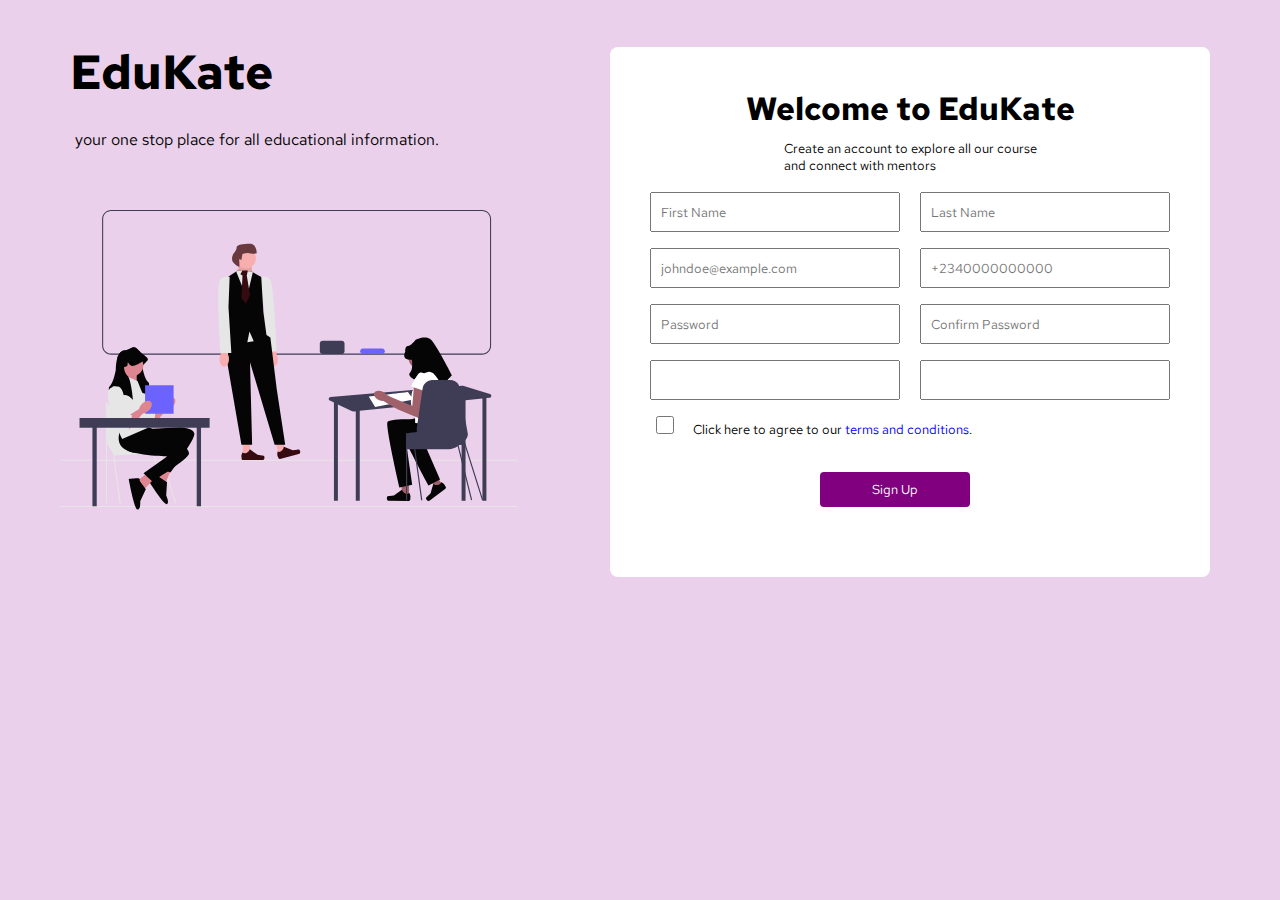
<file: index.html>
<!DOCTYPE html>
<html lang="en">
<head>
    <meta charset="UTF-8">
    <meta http-equiv="X-UA-Compatible" content="IE=edge">
    <meta name="viewport" content="width=device-width, initial-scale=1.0">
    <link rel="preconnect" href="https://fonts.googleapis.com">
<link rel="preconnect" href="https://fonts.gstatic.com" crossorigin>
<link href="https://fonts.googleapis.com/css2?family=Red+Hat+Text:wght@300;400;500&family=Uchen&display=swap" rel="stylesheet">
    <link rel="stylesheet" href="index.css">
    <title>Document</title>
</head>
<body>
    <main>
        <section id="image-section">
            <h1 id="heading-text">EduKate</h1>
            <p id="heading-subtext">your one stop place for all educational information.</p>
            <div class="image-section">
                <img src="educator.svg" alt="" style="width: 100%; height: 10%;">
            </div>
        </section>
            
        <section id="form-section">
            <div class="form-section">
                <h1>Welcome to EduKate</h1>
                    <p>Create an account to explore all our course<br>and connect with mentors</p>
                <form action="submit">
                    
                    <input type="text" placeholder="First Name">
                    <input type="text" placeholder="Last Name">
                    <input type="email" placeholder="johndoe@example.com">
                    <input type="number" placeholder="+2340000000000">
                    <input type="password" placeholder="Password" minlength="8" required> <span><i class="fa fa-eye-slash" aria-hidden="true"></i></span>
                    <input type="password" placeholder="Confirm Password" minlength="8" required> 
                    <input type="text">
                    <input type="text">
                    <div class="form-control">
                        <div class="labe">
                        <label for="checkbox"> 
                        <input type="checkbox" id="checkbox"> Click here to agree to our <a href="#">terms and conditions.</a>
                        </label>
                    </div>
                        <button>Sign Up</button>
                    </div>
                </form>
            </div>
        </section>
    </main>
</body>
</html>
</file>
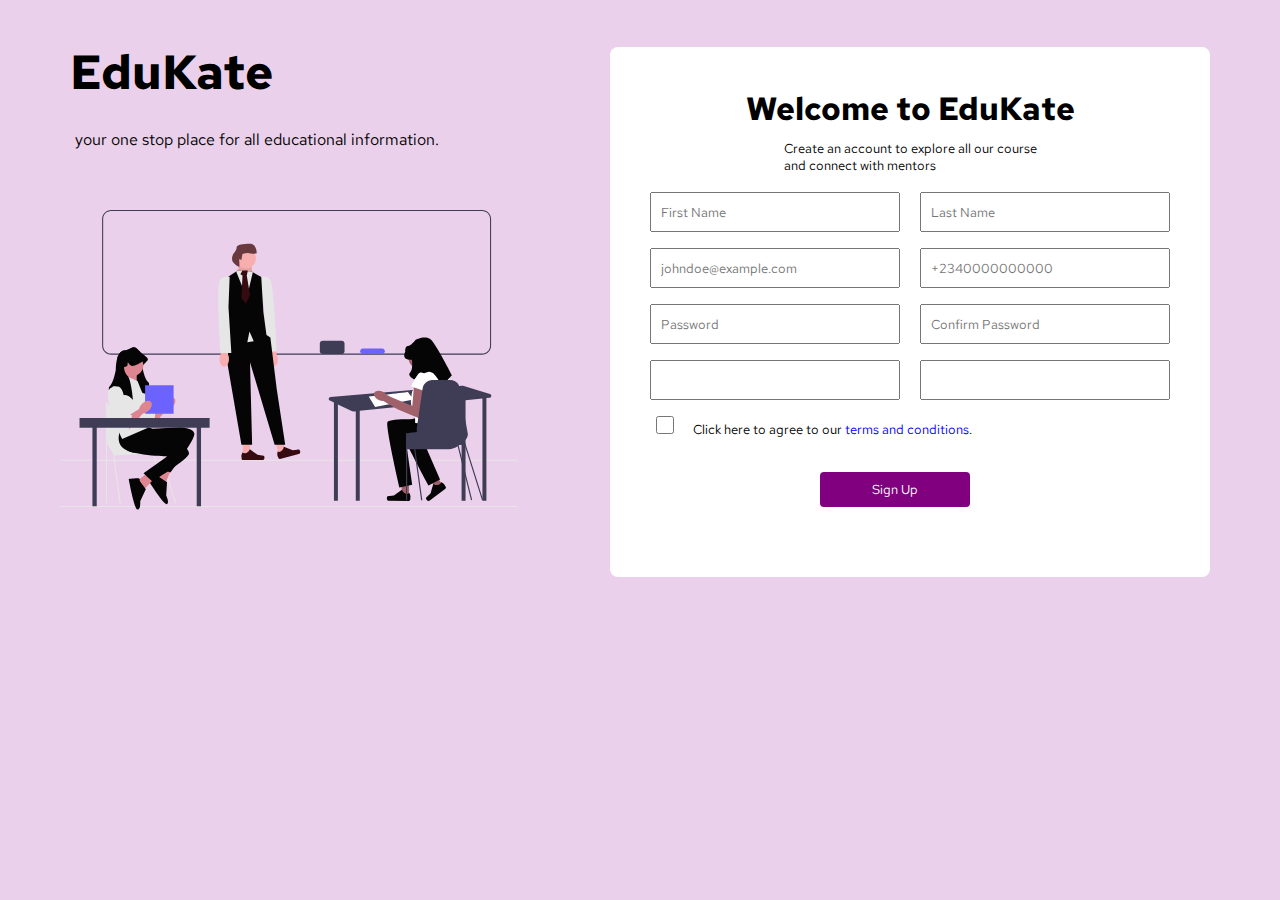
<file: login.html>
<!DOCTYPE html>
<html lang="en">
<head>
    <meta charset="UTF-8">
    <meta http-equiv="X-UA-Compatible" content="IE=edge">
    <meta name="viewport" content="width=device-width, initial-scale=1.0">
    <link rel="preconnect" href="https://fonts.googleapis.com">
<link rel="preconnect" href="https://fonts.gstatic.com" crossorigin>
<link href="https://fonts.googleapis.com/css2?family=Red+Hat+Text:wght@300;400;500&family=Uchen&display=swap" rel="stylesheet">
    <link rel="stylesheet" href="login.css">
    <title>Document</title>
</head>
<body>
    <main>
        <section id="image-section">
            <h1 id="heading-text">EduKate</h1>
            <p id="heading-subtext">your one stop place for all educational information.</p>
            <div class="image-section">
                <img src="educator.svg" alt="" style="width: 100%; height: 10%;">
            </div>
        </section>
            
        <section id="form-section">
            <div class="form-section">
                <h1>Welcome to EduKate</h1>
                    <p>Create an account to explore all our course<br>and connect with mentors</p>
                <form action="submit">
                    
                    <input type="text" placeholder="First Name">
                    <input type="text" placeholder="Last Name">
                    <input type="email" placeholder="johndoe@example.com">
                    <input type="number" placeholder="+2340000000000">
                    <input type="password" placeholder="Password" minlength="8" required> <span><i class="fa fa-eye-slash" aria-hidden="true"></i></span>
                    <input type="password" placeholder="Confirm Password" minlength="8" required> 
                    <input type="text">
                    <input type="text">
                    <div class="form-control">
                        <div class="labe">
                        <label for="checkbox"> 
                        <input type="checkbox" id="checkbox"> Click here to agree to our <a href="#">terms and conditions.</a>
                        </label>
                    </div>
                        <button>Sign Up</button>
                    </div>
                </form>
            </div>
        </section>
    </main>
</body>
</html>
</file>
<file: index.css>
*{
    margin: 0;
    padding: 0;
    box-sizing: border-box;
    font-family: 'Red Hat Text', sans-serif;
}

main{
    background-color: rgb(235, 208, 235);
    height: 100vh;
    display: flex;
    flex-direction: row;
}
.image-section{
    place-items: center;
    justify-content: center;
    margin-left: 60px;
    margin-top: 9%;
    width: 75%;
}  
#heading-text{
    margin-left: 70px; 
    padding-top: 40px;
    font-size: 3rem;
}
#heading-subtext{
    margin-left: 70px;
    padding-top: 20px;
    font-size: 1rem;
}
.form-section{
    width: 600px;
    background-color: #fff;
    padding: 40px 30px;;
    place-items: center;
    justify-content: center;
    margin-right: 70px;
    margin-top: 7%;
    border-radius: 8px;
    margin-bottom: 9%;
}
p{
    padding: 5px;
    margin: 5px auto;
}
form{
    display: flex;
    flex-wrap: wrap;
    overflow: hidden;
}
input{
    width: 250px;
    padding: 9px;
    margin: 8px auto;
}
input:hover{
    border: 1px solid purple;
}  
a{
    text-decoration: none;
}
p{
    font-size: .8rem;
}

#checkbox{
    align-self: flex-start;
    justify-content: flex-start;
    width: 50px;
    height: 18px;
    padding-top: 4px;
    cursor: pointer;
    padding-left: -6px;
}
.form-control{
    display: flex;
    flex-direction: column;
}
button{
    padding: 5px 10px;
    margin: 15px auto;
    place-items: center;
    width: 150px;
    height: 35px;
    color: #fff;
    border: none;
    background-color: purple;
    border-radius: 4px;
    margin: 30px 180px;
    cursor: pointer;
}
label{
    font-size: .8rem;
}
</file>
<file: login.css>
*{
    margin: 0;
    padding: 0;
    box-sizing: border-box;
    font-family: 'Red Hat Text', sans-serif;
}

main{
    background-color: rgb(235, 208, 235);
    height: 100vh;
    display: flex;
    flex-direction: row;
}
.image-section{
    place-items: center;
    justify-content: center;
    margin-left: 60px;
    margin-top: 9%;
    width: 75%;
}  
#heading-text{
    margin-left: 70px; 
    padding-top: 40px;
    font-size: 3rem;
}
#heading-subtext{
    margin-left: 70px;
    padding-top: 20px;
    font-size: 1rem;
}
.form-section{
    width: 600px;
    background-color: #fff;
    padding: 40px 30px;;
    place-items: center;
    justify-content: center;
    margin-right: 70px;
    margin-top: 7%;
    border-radius: 8px;
    margin-bottom: 9%;
}
p{
    padding: 5px;
    margin: 5px auto;
}
form{
    display: flex;
    flex-wrap: wrap;
    overflow: hidden;
}
input{
    width: 250px;
    padding: 9px;
    margin: 8px auto;
}
input:hover{
    border: 1px solid purple;
}  
a{
    text-decoration: none;
}
p{
    font-size: .8rem;
}

#checkbox{
    align-self: flex-start;
    justify-content: flex-start;
    width: 50px;
    height: 18px;
    padding-top: 4px;
    cursor: pointer;
    padding-left: -6px;
}
.form-control{
    display: flex;
    flex-direction: column;
}
button{
    padding: 5px 10px;
    margin: 15px auto;
    place-items: center;
    width: 150px;
    height: 35px;
    color: #fff;
    border: none;
    background-color: purple;
    border-radius: 4px;
    margin: 30px 180px;
    cursor: pointer;
}
label{
    font-size: .8rem;
}
</file>
